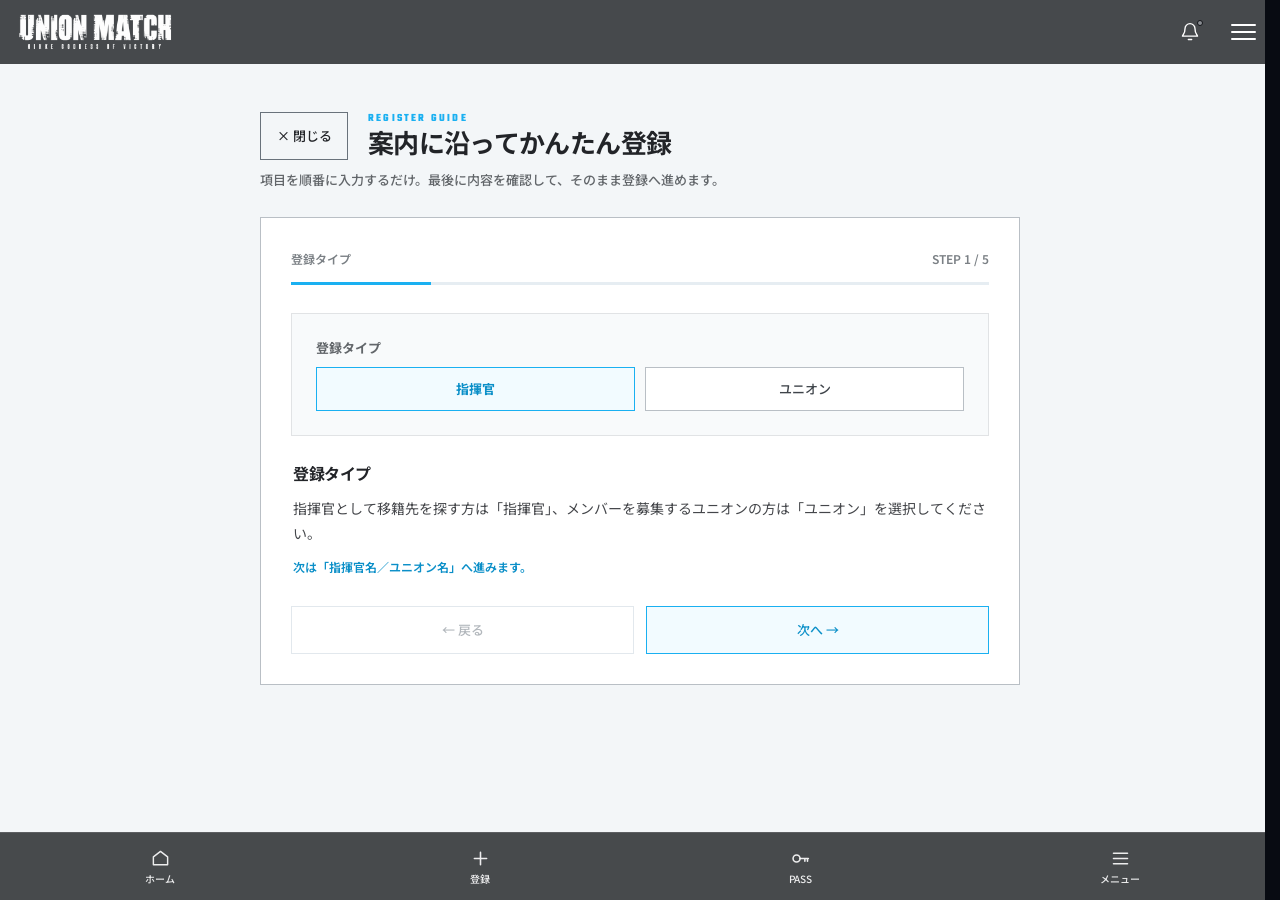
<file: guide/index.html>
<!DOCTYPE html>
<html lang="ja">
 <head>
  <meta charset="utf-8"/>
  <meta content="width=device-width,initial-scale=1" name="viewport"/>
  <meta name="theme-color" content="#080b12"/>
  <title>
   案内に沿ってかんたん登録 | UNION MATCH
  </title>
  <link href="https://fonts.googleapis.com" rel="preconnect"/>
  <link crossorigin="" href="https://fonts.gstatic.com" rel="preconnect"/>
  <link href="https://fonts.googleapis.com/css2?family=Noto+Sans+JP:wght@400;500;600;700;800;900&amp;family=Teko:wght@500;600;700&amp;display=swap" rel="stylesheet"/>
  <link href="./guide.css?v=20261123-guide-final-combined-v2" rel="stylesheet"/>
  <link href="../push-notifications/notification-ui.css?v=20261121-visual-align-v2" rel="stylesheet"/>
  <link href="../shared/navigation.css?v=20261121-nav-transparency-v1" rel="stylesheet"/>
  <link href="../subpage-nav.css?v=20261121-visual-align-v2" rel="stylesheet"/>
  <script defer src="../shared/navigation.js?v=20261120-shared-nav-v1"></script>
  <script defer src="../push-notifications/notification-ui.js?v=20261120-menu-single-handler-v1"></script>
  <script defer="" src="./guide.js?v=20261123-guide-final-combined-v2">
  </script>
</head>
 <body class="um-guide-page">
  <div id="umSharedNavigation" data-um-nav-root="../"></div>
  <main class="wrap">
   <div class="heading">
    <div class="heading-row um-form-heading-row">
     <button aria-label="ガイドを閉じる" class="close-guide um-form-heading-button" id="closeGuide" type="button">
      &times; 閉じる
     </button>
     <div class="heading-titles um-form-heading-copy">
      <span class="eyebrow">REGISTER GUIDE</span>
      <h1>案内に沿ってかんたん登録</h1>
     </div>
    </div>
    <p>
     項目を順番に入力するだけ。最後に内容を確認して、そのまま登録へ進めます。
    </p>
   </div>
   <section class="guide-card" id="guideCard">
    <div class="progress">
     <span id="stepLabel">
     </span>
     <span id="stepCount">
     </span>
    </div>
    <div class="track">
     <div id="trackFill">
     </div>
    </div>
    <div class="demo" id="demo">
    </div>
    <div class="description">
     <h2 id="descriptionTitle">
     </h2>
     <div id="descriptionText">
     </div>
    </div>
    <p class="validation-error" hidden="" id="validationError" role="alert">
    </p>
    <div class="controls">
     <button class="btn outline" id="back" type="button">
      &larr; 戻る
     </button>
     <button class="btn primary" id="next" type="button">
      次へ &rarr;
     </button>
    </div>
   </section>
  </main>
  <dialog class="close-dialog" id="closeDialog">
   <h2>
    ガイドを終了しますか？
   </h2>
   <p>
    入力した内容は破棄されます。
   </p>
   <div class="controls">
    <button class="btn outline" id="cancelClose" type="button">
     続ける
    </button>
    <button class="btn primary" id="confirmClose" type="button">
     終了する
    </button>
   </div>
  </dialog>
 </body>
</html>
</file>
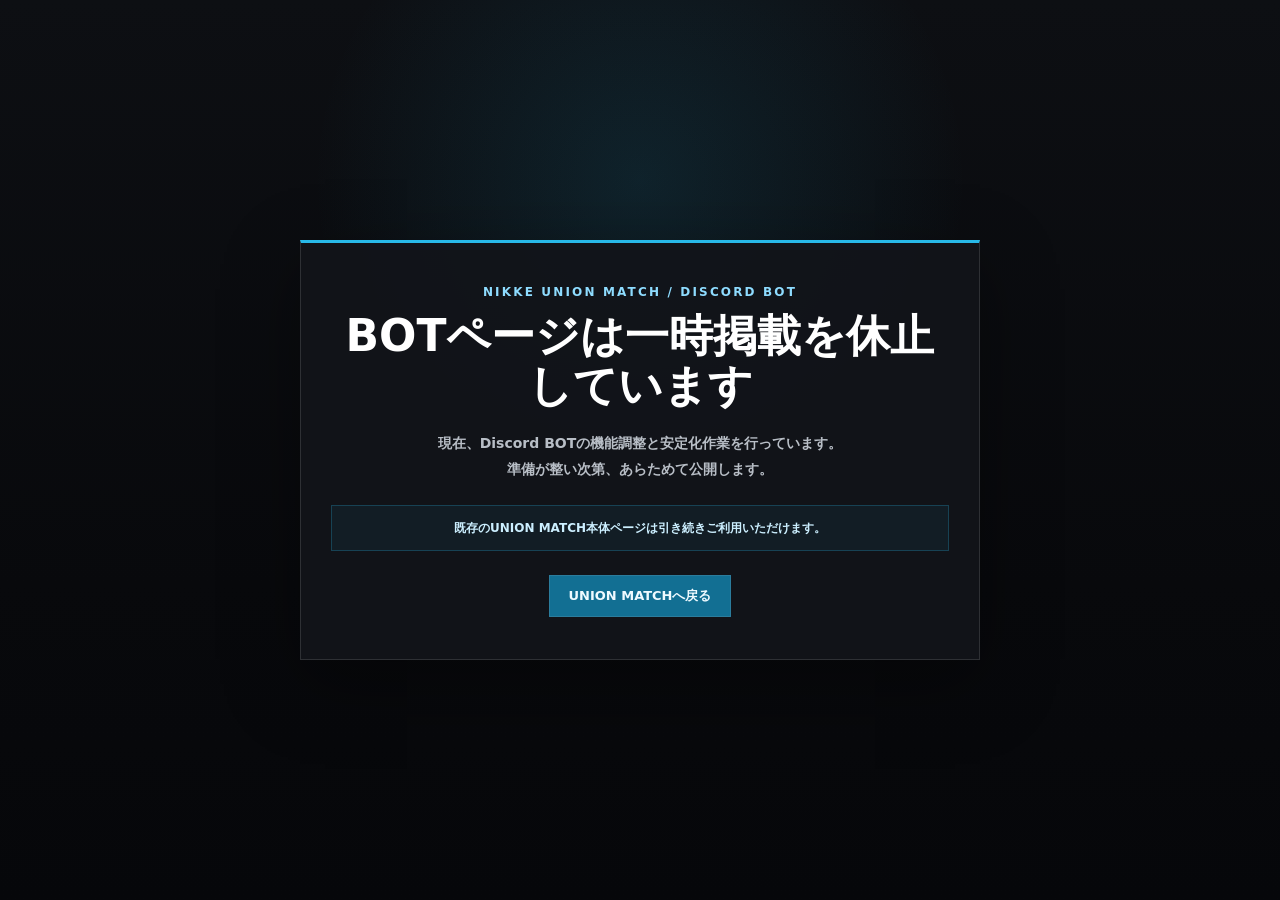
<file: bot.html>
<!doctype html>
<html lang="ja">
<head>
  <meta charset="UTF-8">
  <meta name="viewport" content="width=device-width, initial-scale=1.0">
  <meta name="theme-color" content="#06070a">
  <title>NIKKE UNION MATCH - Discord BOT</title>
  <meta name="description" content="NIKKE UNION MATCH Discord BOTの導入方法・通知機能・キャラクター設定・コマンドを紹介するページです。">

  <link rel="stylesheet" href="./subpage-nav.css?v=20261121-visual-align-v2">
  <link rel="stylesheet" href="./shared/navigation.css?v=20261121-nav-transparency-v1">
  <script>
    // PC uses SPECIAL; phones and tablets never load those assets.
    (() => {
      const isHandheld = window.matchMedia('(max-width: 1024px), (pointer: coarse)').matches
        || (navigator.maxTouchPoints > 1 && /iPad|Android|Macintosh/i.test(navigator.userAgent));
      document.documentElement.classList.toggle('um-bot-handheld', isHandheld);
    })();
  </script>

  <style>
    @import url("https://fonts.googleapis.com/css2?family=Teko:wght@500;600;700&family=Noto+Sans+JP:wght@400;500;600;700;800;900&family=Zen+Maru+Gothic:wght@500;700&display=swap");

    :root{
      --bg:#06070a;
      --panel:rgba(10,13,18,.70);
      --panel-strong:rgba(11,14,20,.84);
      --line:rgba(255,255,255,.12);
      --line-soft:rgba(255,255,255,.075);
      --text:#f6f8fb;
      --muted:#a9b0ba;
      --muted2:#7b838d;
      --cyan:#28C0FC;
      --cyan2:#8EDCFF;
      --purple:#5B8CFF;
      --green:#72e0ad;
      --header-h:64px;
      --bottom-h:68px;
      --content:1180px;
    }

    *{box-sizing:border-box}
    html{
      background:var(--bg);
      scroll-behavior:smooth;
    }
    body{
      margin:0;
      min-height:100vh;
      color:var(--text);
      background:var(--bg);
      font-family:"Noto Sans JP",system-ui,-apple-system,"Segoe UI",sans-serif;
      font-weight:700;
      -webkit-font-smoothing:antialiased;
      text-rendering:optimizeLegibility;
    }
    a{color:inherit}
    button{font:inherit}

    /* ---------- fixed background movie ---------- */
    .bot-motion-bg{
      position:fixed;
      inset:0;
      z-index:0;
      overflow:hidden;
      pointer-events:none;
      background:
        radial-gradient(circle at 70% 20%,rgba(40,192,252,.05),transparent 34%),
        #050609;
    }
    .bot-motion-bg video{
      width:100%;
      height:100%;
      object-fit:cover;
      object-position:center center;
      opacity:1;
      filter:
        grayscale(var(--bot-bg-grayscale,0))
        saturate(var(--bot-bg-saturate,1))
        contrast(var(--bot-bg-contrast,1.03))
        brightness(var(--bot-bg-brightness,.92));
      transform:scale(1.01);
      will-change:filter;
    }
    .bot-motion-bg::after{
      display:none;
      content:none;
    }

    /* ---------- hero scroll guide ---------- */
    .hero-scroll-guide{
      position:absolute;
      left:50%;
      bottom:20px;
      z-index:6;
      display:flex;
      flex-direction:column;
      align-items:center;
      justify-content:center;
      gap:2px;
      padding:8px 16px 6px;
      color:rgba(255,255,255,.82);
      text-decoration:none;
      font-family:"Teko",sans-serif;
      font-weight:700;
      letter-spacing:.18em;
      line-height:1;
      transform:translateX(-50%);
      transition:color .2s ease,opacity .2s ease;
      -webkit-tap-highlight-color:transparent;
    }

    .hero-scroll-guide span{
      font-size:12px;
    }

    .hero-scroll-guide b{
      display:block;
      margin-top:1px;
      color:#fff;
      font-size:27px;
      font-weight:500;
      line-height:.72;
      letter-spacing:0;
      animation:botHeroScrollCue 1.45s ease-in-out infinite;
    }

    .hero-scroll-guide:hover,
    .hero-scroll-guide:focus-visible{
      color:#8EDCFF;
      outline:none;
    }

    .hero-scroll-guide:hover b,
    .hero-scroll-guide:focus-visible b{
      color:#8EDCFF;
    }

    @keyframes botHeroScrollCue{
      0%,100%{transform:translateY(0);opacity:.56}
      50%{transform:translateY(5px);opacity:1}
    }

    @media (max-width:600px){
      .hero-scroll-guide{
        bottom:12px;
        padding:6px 14px 4px;
      }
      .hero-scroll-guide span{font-size:11px}
      .hero-scroll-guide b{font-size:24px}
    }

    /* ---------- page ---------- */
    body{padding-top:var(--header-h)}
    main.lux-page{
      position:relative;
      z-index:2;
      width:100%;
      margin:0;
      padding:0 0 52px;
    }

    .hero{
      min-height:calc(100vh - var(--header-h));
      display:grid;
      place-items:center;
      padding:48px 24px;
      position:relative;
      isolation:isolate;
    }
    .hero-center{
      width:min(1100px,100%);
      text-align:center;
      display:flex;
      flex-direction:column;
      align-items:center;
      justify-content:center;
      gap:34px;
    }
    .hero-title{
      margin:0;
      font-family:"Teko","Zen Kaku Gothic New",sans-serif;
      font-size:clamp(58px,7.2vw,112px);
      font-weight:700;
      line-height:.88;
      letter-spacing:.045em;
      text-transform:uppercase;
      color:#fff;
      background:none;
      -webkit-background-clip:initial;
      background-clip:initial;
      -webkit-text-fill-color:#fff;
      text-shadow:none;
      filter:none;
      animation:none;
      -webkit-text-stroke:0;
    }
    .hero-title::before,
    .hero-title::after,
    .hero-title .hero-title-base::before,
    .hero-title .hero-title-base::after{
      display:none;
      content:none;
    }
    .hero-mobile-title{display:none}

    .invite-btn{
      min-width:190px;
      min-height:54px;
      padding:0 24px;
      display:inline-flex;
      align-items:center;
      justify-content:center;
      position:relative;
      isolation:isolate;
      border:1px solid rgba(255,255,255,.92);
      color:#fff;
      background:rgba(5,10,14,.20);
      text-decoration:none;
      font-family:"Zen Maru Gothic","Noto Sans JP",sans-serif;
      font-size:13px;
      font-weight:700;
      letter-spacing:.055em;
      backdrop-filter:blur(6px);
      -webkit-backdrop-filter:blur(6px);
      box-shadow:0 10px 26px rgba(0,0,0,.12);
      transition:border-color .20s ease,box-shadow .20s ease,background .20s ease;
    }

    .invite-btn::before{
      content:"";
      position:absolute;
      inset:-1px;
      z-index:-1;
      padding:1px;
      pointer-events:none;
      opacity:0;

      background:
        linear-gradient(
          90deg,
          #ff004c 0%,
          #ff8a00 14%,
          #ffe600 28%,
          #38ff7a 42%,
          #22d3ff 56%,
          #4f72ff 70%,
          #b84dff 84%,
          #ff3bd4 100%
        );
      background-size:400% 100%;

      -webkit-mask:
        linear-gradient(#000 0 0) content-box,
        linear-gradient(#000 0 0);
      -webkit-mask-composite:xor;
      mask-composite:exclude;
    }

    .invite-btn::after{
      display:none;
      content:none;
    }

    @media (hover:hover) and (pointer:fine){
      .invite-btn:hover{
        border-color:transparent;
        color:#fff;
        background:rgba(5,10,14,.20);
        box-shadow:
          0 10px 26px rgba(0,0,0,.12),
          0 0 12px rgba(0,200,255,.15),
          0 0 16px rgba(255,0,180,.10);
      }

      .invite-btn:hover::before{
        opacity:1;
        animation:inviteRainbowBorder 1.15s linear infinite;
      }
    }

    .invite-btn:focus-visible{
      border-color:transparent;
      color:#fff;
      outline:2px solid #fff;
      outline-offset:3px;
    }

    .invite-btn:focus-visible::before{
      opacity:1;
    }

    .invite-btn span{
      position:relative;
      z-index:1;
      color:inherit;
    }

    @keyframes inviteRainbowBorder{
      from{background-position:0% 50%}
      to{background-position:400% 50%}
    }

    .bottom-area{
      width:min(var(--content),calc(100% - 48px));
      margin:0 auto;
      padding:28px 0 14px;
      color:#747d86;
      font:700 11px "Teko",sans-serif;
      letter-spacing:.16em;
    }
    @media (max-width:1366px){
      html,body{
        width:100%;
        height:100%;
        min-height:0;
        overflow:hidden;
        overscroll-behavior:none;
      }
      /* Let content scroll BEHIND the fixed translucent header/footer.
         Insets belong to the scroll area, not to the scroll viewport. */
      body{
        height:100dvh;
        padding-top:0;
        padding-bottom:0;
      }
      main.lux-page{
        box-sizing:border-box;
        height:100dvh;
        max-height:100dvh;
        padding-top:var(--header-h);
        padding-bottom:calc(var(--bottom-h) + env(safe-area-inset-bottom));
        overflow-x:hidden;
        overflow-y:auto;
        overscroll-behavior-y:contain;
        -webkit-overflow-scrolling:touch;
      }
      .hero{
        min-height:100%;
      }
      /* フッターの寸法・配色・項目スタイルは subpage-nav.css に一本化 */
    }

    @media (max-width:1024px){
      .hero-pc-title{display:none}
      .hero-mobile-title{display:inline}
      .hero-title{
        font-size:clamp(56px,10vw,92px);
      }
    }
    @media (max-width:600px){
      :root{--header-h:58px}


      .hero{
        padding:32px 18px;
      }
      .hero-center{gap:28px}
      .hero-title{
        font-size:clamp(50px,17vw,76px);
        line-height:.88;
      }
      .invite-btn{
        min-width:220px;
        min-height:50px;
      }
      .bottom-area{
        width:calc(100% - 28px);
        padding-bottom:18px;
      }
    }
    @media (max-width:600px){
      .hero{
        box-sizing:border-box;
        min-height:calc(100dvh - var(--header-h) - var(--bottom-h) - env(safe-area-inset-bottom));
        height:calc(100dvh - var(--header-h) - var(--bottom-h) - env(safe-area-inset-bottom));
        padding:0 18px;
        display:flex;
        align-items:center;
        justify-content:center;
      }
      .hero-center{
        width:100%;
        height:auto;
        display:flex;
        flex-direction:column;
        align-items:center;
        justify-content:center;
        gap:28px;
        transform:none;
      }
      .hero-title{
        margin:0;
        white-space:nowrap;
      }
      .invite-btn{
        margin-top:0;
      }
    }
    @media (prefers-reduced-motion:reduce){
      *,*::before,*::after{
        animation-duration:.001ms!important;
        animation-iteration-count:1!important;
        scroll-behavior:auto!important;
        transition-duration:.001ms!important;
      }
      
    }
    .bottom-invite-wrap{
      width:min(var(--content),calc(100% - 48px));
      margin:240px auto 80px;
      opacity:1 !important;
      transform:none !important;
      visibility:visible !important;
      display:flex;
      justify-content:center;
      align-items:center;
    }

    .bottom-invite-wrap .invite-btn{
      margin:0;
    }
    @media (max-width:1024px), (pointer:coarse){
      .bottom-invite-wrap{margin:180px auto 80px}
    }
    @media (max-width:600px){
      .bottom-invite-wrap{width:calc(100% - 28px)}
    }
    body.special-running{
      background:#000 !important;
    }

    body.special-running .bot-motion-bg video{
      opacity:0 !important;
      transition:none !important;
    }

    /* Keep the real page/content visible while it moves upward. */
    body.special-running .lux-page,
    body.special-running .um-shared-header,
    body.special-running .um-shared-footer{
      visibility:visible !important;
      filter:none !important;
      transition:none !important;
    }

    body.special-running .lux-page{
      opacity:var(--site-fade,1) !important;
    }

    body.special-running .um-shared-header,
    body.special-running .um-shared-footer{
      opacity:var(--site-fade,1) !important;
    }

    /*
      SPECIAL stays BEHIND the page during the upward travel.
      main.lux-page is z-index:2, so z-index:1 keeps text/cards visible.
    */
    .special-overlay{
      position:fixed;
      inset:0;
      width:100vw;
      height:100vh;
      z-index:1;
      overflow:hidden;
      visibility:hidden;
      opacity:0;
      pointer-events:none;
      background:#000;
    }

    .special-overlay.is-rising{
      visibility:visible;
      opacity:var(--special-opacity,0);
    }

    /* At TOP, the same SPECIAL video comes in front. */
    .special-overlay.is-front{
      z-index:1400;
      visibility:visible;
      opacity:1 !important;
    }

    .special-overlay__video{
      position:absolute;
      inset:0;
      width:100%;
      height:100%;
      object-fit:cover;
      object-position:center center;
      opacity:1 !important;
      visibility:visible !important;
      filter:none !important;
      transform:none !important;
      background:#000;
    }

    /* BOT editorial content — one typography/layout definition. */
    .lux-page .bot-chapter{
      width:min(var(--content),calc(100% - 48px));
      margin:0 auto;
      padding:48px 0;
      display:grid;
      grid-template-columns:minmax(0,30%) minmax(0,1fr);
      gap:clamp(20px,3vw,44px);
      align-items:start;
      border-bottom:1px solid rgba(255,255,255,.17);
      scroll-margin-top:var(--header-h);
    }
    .lux-page #unionMatchBot{padding-top:228px}
    .bot-chapter .section-heading{margin:0;min-width:0}
    .bot-chapter .section-en{
      margin:0;color:#28C0FC;
      font:500 32px/1.05 "Teko",sans-serif;
      letter-spacing:.045em;font-stretch:normal;font-kerning:normal;
      text-transform:uppercase;overflow-wrap:normal;
    }
    .bot-chapter .chapter-copy{
      min-width:0;color:#F2F5F7;
      font:500 14px/1.9 "Zen Maru Gothic","Noto Sans JP",sans-serif;
      letter-spacing:.05em;font-stretch:normal;font-kerning:normal;
      overflow-wrap:anywhere;
    }
    .chapter-copy p{margin:0 0 10px;font:inherit;color:inherit}
    .chapter-copy p:last-child{margin-bottom:0}
    .feature-list,.install-list{display:grid;gap:0}
    .feature-row,.install-row{padding:15px 0;border-bottom:1px solid rgba(255,255,255,.12)}
    .feature-row:first-child,.install-row:first-child{padding-top:0}
    .feature-row:last-child,.install-row:last-child{border-bottom:0;padding-bottom:0}
    .chapter-copy .step-label{
      margin:0 0 3px;color:#fff;
      font:500 23px/1.1 "Teko",sans-serif;letter-spacing:.045em;
      font-stretch:normal;font-kerning:normal;
    }
    .chapter-copy h3{font:inherit;color:inherit;margin:0 0 3px}
    .feature-row p,.install-row p{margin:0}
    .install-row{display:grid;grid-template-columns:32px minmax(0,1fr);gap:12px;align-items:start}
    .chapter-copy .install-flow-title{margin:24px 0 12px;color:#dce3e8}
    .chapter-copy .install-list{margin:12px 0 18px}
    .chapter-copy .install-requirement{color:#fff}
    .chapter-copy .install-note{color:#dce3e8}
    .chapter-copy code{font:inherit;color:inherit}
    .command-grid{display:grid;grid-template-columns:repeat(3,minmax(0,1fr));gap:14px;align-items:stretch}
    .command-card{
      min-width:0;min-height:126px;padding:18px 14px;position:relative;
      display:flex;flex-direction:column;justify-content:flex-start;
      border:1px solid rgba(255,255,255,.14);
      background:linear-gradient(145deg,rgba(28,36,46,.56),rgba(12,17,24,.42));
      box-shadow:inset 0 1px 0 rgba(255,255,255,.045),0 14px 36px rgba(0,0,0,.12);
      backdrop-filter:blur(10px) saturate(108%);-webkit-backdrop-filter:blur(10px) saturate(108%);
    }
    .command-card[data-command]{cursor:pointer;user-select:none}
    .command-card .cmd{color:#8EDCFF;font:500 26px/1.1 "Teko",sans-serif;letter-spacing:.045em;font-stretch:normal;font-kerning:normal;overflow-wrap:anywhere;margin:0 0 8px}
    .chapter-copy .commands-copy-note{margin:0 0 14px;color:#dce3e8}
    .command-card[data-command]:focus-visible{outline:2px solid #8EDCFF;outline-offset:2px}
    @media (hover:hover) and (pointer:fine){
      .command-card[data-command]:hover{background:linear-gradient(145deg,rgba(36,47,59,.63),rgba(15,21,29,.48));box-shadow:inset 0 1px 0 rgba(255,255,255,.055),0 18px 42px rgba(0,0,0,.16),0 0 18px rgba(40,192,252,.055)}
    }
    .command-card[data-command].is-copied::after{
      content:"COPIED";position:absolute;top:4px;right:8px;color:#8EDCFF;
      font:500 14px/1 "Teko",sans-serif;letter-spacing:.045em;
      animation:commandCopiedNotice .85s ease forwards;pointer-events:none;
    }
    @keyframes commandCopiedNotice{0%{opacity:0}18%,72%{opacity:1}100%{opacity:0}}
    /* Scroll-position reveal: no timed animation or change to the scroll container. */
    .bot-chapter.is-scroll-reveal:not(:focus-within) .section-heading{
      opacity:var(--chapter-heading-opacity,0);
      transform:translateY(var(--chapter-heading-y,16px));
    }
    .bot-chapter.is-scroll-reveal:not(:focus-within) .chapter-copy{
      opacity:var(--chapter-copy-opacity,0);
      transform:translateY(var(--chapter-copy-y,16px));
    }
    @media (max-width:1024px), (pointer:coarse){
      .lux-page .bot-chapter{width:calc(100% - 34px);grid-template-columns:minmax(0,1fr);gap:22px;padding:54px 0}
      .lux-page #unionMatchBot{padding-top:208px}
      .bot-chapter .section-en{font-size:30px}
      .command-grid{grid-template-columns:repeat(2,minmax(0,1fr));grid-auto-rows:1fr}
      .feature-row,.install-row{padding:22px 0}
    }
    @media (max-width:600px){
      .lux-page .bot-chapter{width:calc(100% - 28px);gap:26px;padding:46px 0}
      .lux-page #unionMatchBot{padding-top:188px}
      .bot-chapter .section-en{font-size:28px}
      .bot-chapter .chapter-copy{font-size:13px}
      .command-grid{grid-template-columns:minmax(0,1fr);grid-auto-rows:1fr;gap:14px}
      .command-card{min-height:0;padding:14px}
      .command-card .cmd{font-size:25px}
    }
    @media (prefers-reduced-motion:reduce){
      .bot-chapter.is-scroll-reveal .section-heading,.bot-chapter.is-scroll-reveal .chapter-copy{opacity:1!important;transform:none!important}
    }
    .special-install-note{margin:0 auto 12px;text-align:center;color:#dce3e8;font:500 12px/1.6 "Zen Maru Gothic","Noto Sans JP",sans-serif;width:min(var(--content),calc(100% - 48px))}
    html.um-bot-handheld .special-install-note{display:none}
</style>

<link rel="stylesheet" href="./push-notifications/notification-ui.css?v=20261121-visual-align-v2">
</head>

<body class="um-bot-page">

  <!-- BOT_BUILD_CLEAN_20260919_0128 -->

  <!-- SUPABASE_BOT_PAGE_FLAG_V1 -->
  <script>
    (() => {
      const SUPABASE_URL = "https://igoekrvpgnjberppiawf.supabase.co";
      const SUPABASE_ANON_KEY = "sb_publishable_xSjnNTnh667o9IesU5g5Kw_xcdg9bbh";
      const BOT_PAGE_FLAG = "bot_page_enabled";

      // Show the page immediately; validate the publish flag asynchronously.

      function showMaintenancePage() {
        document.body.innerHTML = `
          <main style="
            min-height:100vh;
            display:grid;
            place-items:center;
            padding:24px;
            background:
              radial-gradient(circle at 50% 20%, rgba(40,185,232,.12), transparent 34%),
              linear-gradient(180deg,#0d0f13 0%,#08090c 65%,#06070a 100%);
            color:#f2f4f7;
            font-family:system-ui,-apple-system,'Segoe UI',sans-serif;
            text-align:center;
          ">
            <section style="
              width:min(680px,100%);
              padding:42px 30px;
              border:1px solid rgba(255,255,255,.12);
              border-top:3px solid #28b9e8;
              background:rgba(18,20,25,.92);
              box-shadow:0 24px 70px rgba(0,0,0,.35);
            ">
              <div style="
                margin-bottom:12px;
                color:#8edcff;
                font-size:12px;
                font-weight:900;
                letter-spacing:.18em;
              ">NIKKE UNION MATCH / DISCORD BOT</div>
              <h1 style="
                margin:0;
                color:#fff;
                font-size:clamp(28px,7vw,44px);
                line-height:1.15;
              ">BOTページは一時掲載を休止しています</h1>
              <p style="
                margin:18px auto 0;
                max-width:520px;
                color:#b8bec6;
                font-size:14px;
                line-height:1.9;
              ">
                現在、Discord BOTの機能調整と安定化作業を行っています。<br>
                準備が整い次第、あらためて公開します。
              </p>
              <div style="
                margin-top:22px;
                padding:12px 14px;
                border:1px solid rgba(40,185,232,.24);
                background:rgba(40,185,232,.06);
                color:#ccefff;
                font-size:12px;
                line-height:1.7;
              ">既存のUNION MATCH本体ページは引き続きご利用いただけます。</div>
              <a href="./index.html#videoHero" style="
                display:inline-flex;
                margin-top:24px;
                min-height:42px;
                padding:0 18px;
                align-items:center;
                justify-content:center;
                border:1px solid #2b7c9c;
                color:#eefaff;
                background:#126f93;
                text-decoration:none;
                font-weight:900;
                font-size:13px;
              ">UNION MATCHへ戻る</a>
            </section>
          </main>
        `;
      }

      async function applyBotPageFlag() {
        try {
          const response = await fetch(
            `${SUPABASE_URL}/rest/v1/rpc/get_site_feature_flag`,
            {
              method:"POST",
              headers:{
                "Content-Type":"application/json",
                "apikey":SUPABASE_ANON_KEY,
                "Authorization":`Bearer ${SUPABASE_ANON_KEY}`
              },
              body:JSON.stringify({p_key:BOT_PAGE_FLAG}),
              cache:"no-store"
            }
          );

          if (!response.ok) throw new Error(`FLAG_HTTP_${response.status}`);
          const enabled = await response.json();
          if (enabled !== true) showMaintenancePage();
        } catch (error) {
          console.error("BOTページ公開フラグ確認エラー",error);
          showMaintenancePage();
        }
      }

      applyBotPageFlag();
    })();
  </script>

  <div class="bot-motion-bg" aria-hidden="true">
    <video id="botBackgroundVideo" autoplay muted loop playsinline preload="auto"></video>
  </div>

  <div id="umSharedNavigation" data-um-nav-root="./"></div>
  <script src="./shared/navigation.js?v=20261120-shared-nav-v1"></script>

  <main class="container bot-redesign lux-page">

    <section class="hero" id="botTop" aria-label="UNION MATCH Discord BOT">
      <div class="hero-center">
        <h1 class="hero-title" aria-label="DISCORD BOT">
          <span class="hero-title-base">DISCORD BOT</span>
        </h1>

        <a
          class="invite-btn"
          id="botInviteBtn"
          href="https://discord.com/oauth2/authorize?client_id=1548613088557793370&scope=bot%20applications.commands"
          target="_blank"
          rel="noopener noreferrer"
        ><span>BOTを導入する</span></a>
      </div>

      <a
        class="hero-scroll-guide"
        href="#unionMatchBot"
        aria-label="BOTの説明を見る"
      >
        <span>SCROLL</span>
        <b aria-hidden="true">⌄</b>
      </a>
    </section>

    <section class="bot-chapter" id="unionMatchBot" aria-labelledby="unionMatchBotTitle">
      <header class="section-heading"><h2 class="section-en" id="unionMatchBotTitle">UNION MATCH + BOT</h2></header>
      <div class="chapter-copy">
        <p>UNION MATCHは、BOTを導入しなくてもご利用いただけます。</p>
        <p>BOTを導入することで、募集情報や公式イベントの通知、ユニオン管理がより便利になります。</p>
        <p>初回連携後は、DiscordからPASSの入力不要でサイトをご利用いただけます。</p>
        <p>導入・利用無料。外部サービスの契約も不要です。</p>
      </div>
    </section>

    <section class="bot-chapter" id="quietNotices" aria-labelledby="quietNoticesTitle">
      <header class="section-heading"><h2 class="section-en" id="quietNoticesTitle">QUIET NOTICES</h2></header>
      <div class="chapter-copy">
        <p>通知内容や通知先は自由に設定できます。</p>
        <p>必要な通知だけを受け取れるため、普段のコミュニケーションを妨げにくい設計です。</p>
      </div>
    </section>

    <section class="bot-chapter" id="features" aria-labelledby="featuresTitle">
      <header class="section-heading"><h2 class="section-en" id="featuresTitle">BOT FEATURES</h2></header>
      <div class="chapter-copy">
        <div class="feature-list">
          <div class="feature-row">
            <h3>公式情報</h3>
            <p>レイド・協同作戦・イベント・新キャラクター情報を通知。</p>
          </div>
          <div class="feature-row">
            <h3>X指揮官募集</h3>
            <p>Xでユニオンを探している指揮官の投稿を自動収集・通知。</p>
          </div>
          <div class="feature-row">
            <h3>新着指揮官</h3>
            <p>UNION MATCHに登録された新着指揮官を通知。</p>
          </div>
          <div class="feature-row">
            <h3>ログインリマインダー</h3>
            <p>NIKKE公式Discordのログインリマインダーを毎朝7時にお届け。</p>
          </div>
          <div class="feature-row">
            <h3>掲載期限</h3>
            <p>掲載期限を事前にお知らせ。通知からそのまま延長。</p>
          </div>
          <div class="feature-row">
            <h3>ユニオン管理</h3>
            <p>PASS不要で、Discordから募集状態の切り替えや掲載管理ができます。</p>
          </div>
        </div>
      </div>
    </section>

    <section class="bot-chapter" id="characters" aria-labelledby="charactersTitle">
      <header class="section-heading"><h2 class="section-en" id="charactersTitle">CHARACTERS</h2></header>
      <div class="chapter-copy">
        <p>ツンデレ・執事系・妹系・自由設定の4種類から選択できます。</p>
        <p>初期設定ではキャラクター名が設定されています。お好みの名前や写真に変更してご利用ください。</p>
      </div>
    </section>

    <section class="bot-chapter" id="commands" aria-labelledby="commandsTitle">
      <header class="section-heading"><h2 class="section-en" id="commandsTitle">COMMANDS</h2></header>
      <div class="chapter-copy">
        <p class="commands-copy-note">コマンドをクリックするとコピーできます。</p>
        <div class="command-grid">
          <article class="command-card" data-command="/setup" role="button" tabindex="0" aria-label="/setup をコピー">
            <div class="cmd">/setup</div>
            <p>初期設定・通知設定</p>
          </article>
          <article class="command-card" data-command="/botprofiles" role="button" tabindex="0" aria-label="/botprofiles をコピー">
            <div class="cmd">/botprofiles</div>
            <p>キャラクター設定</p>
          </article>
          <article class="command-card" data-command="/unionmatch" role="button" tabindex="0" aria-label="/unionmatch をコピー">
            <div class="cmd">/unionmatch</div>
            <p>ユニオン管理</p>
          </article>
          <article class="command-card" data-command="/guide" role="button" tabindex="0" aria-label="/guide をコピー">
            <div class="cmd">/guide</div>
            <p>使い方ガイド</p>
          </article>
          <article class="command-card" data-command="/channelcheck" role="button" tabindex="0" aria-label="/channelcheck をコピー">
            <div class="cmd">/channelcheck</div>
            <p>通知チャンネルの権限確認</p>
          </article>
          <article class="command-card">
            <div class="cmd">/</div>
            <p>Discordのメッセージ入力欄に「/」を入力すると、利用できるコマンドが表示されます。</p>
          </article>
        </div>
      </div>
    </section>

    <section class="bot-chapter" id="easyStart" aria-labelledby="easyStartTitle">
      <header class="section-heading"><h2 class="section-en" id="easyStartTitle">EASY TO START</h2></header>
      <div class="chapter-copy">
        <p class="install-requirement">BOTのご利用には、UNION MATCHへのユニオン登録が必要です。</p>
        <p>メンバーを募集していないユニオンも「登録のみ」でご利用いただけます。</p>
        <p class="install-flow-title">初回導入の流れ</p>
        <div class="install-list">
          <div class="install-row"><div class="step-label">01</div><p>ユニオン登録・PASSを取得</p></div>
          <div class="install-row"><div class="step-label">02</div><p>BOTをDiscordサーバーに追加</p></div>
          <div class="install-row"><div class="step-label">03</div><p><code>/setup</code> を実行し、初期設定・PASS連携</p></div>
        </div>
        <p class="install-note">導入・初期設定にはDiscordサーバーの管理権限が必要です。</p>
        <p class="install-note">ユニオン登録は14日間有効。Discordから延長できます。</p>
      </div>
    </section>

    <div class="bottom-invite-wrap">
      <a
        class="invite-btn"
        id="bottomBotInvite"
        href="https://discord.com/oauth2/authorize?client_id=1548613088557793370&scope=bot%20applications.commands"
        target="_blank"
        rel="noopener noreferrer"
        aria-label="Discord BOTを導入する"
      ><span>BOTを導入する</span></a>
    </div>

    <p class="special-install-note">※ PC版の導入演出では音が再生されます。音量にご注意ください。</p>

    <footer class="bottom-area">
      NIKKE UNION MATCH · DISCORD BOT
    </footer>

  </main>
  <script>
    const BOT_INVITE_URL =
      "https://discord.com/oauth2/authorize?client_id=1548613088557793370&scope=bot%20applications.commands";

    const inviteBtn = document.getElementById("botInviteBtn");

    if (BOT_INVITE_URL && inviteBtn) {
      inviteBtn.href = BOT_INVITE_URL;
      inviteBtn.target = "_blank";
      inviteBtn.rel = "noopener noreferrer";
    }
  </script>
  <script>
    (() => {
      const page = document.querySelector('main.lux-page');
      const motionPreference = matchMedia('(prefers-reduced-motion: reduce)');
      if (!page || motionPreference.matches) return;
      const pending = new Map(Array.from(page.querySelectorAll('.bot-chapter'), chapter => [chapter, {
        heading:chapter.querySelector('.section-heading'), h:0, c:0
      }]));
      if (!pending.size) return;
      const clamp = n => Math.max(0, Math.min(1, n));
      function finish(chapter) {
        chapter.classList.remove('is-scroll-reveal');
        for (const key of ['heading-opacity','heading-y','copy-opacity','copy-y']) {
          chapter.style.removeProperty('--chapter-' + key);
        }
        pending.delete(chapter);
      }
      function update() {
        if (!pending.size) return;
        if (motionPreference.matches || document.body.classList.contains('special-running')) {
          for (const chapter of pending.keys()) finish(chapter);
          return;
        }
        let top = 0;
        let bottom = window.innerHeight || document.documentElement.clientHeight;
        const header = document.querySelector('.um-shared-header');
        const footer = document.querySelector('.um-shared-footer');
        if (header) {
          const r = header.getBoundingClientRect();
          if (r.height > 0 && r.top <= 2 && r.bottom < bottom) top = Math.max(top,r.bottom);
        }
        if (footer) {
          const r = footer.getBoundingClientRect();
          if (r.height > 0 && r.top >= top && r.bottom >= bottom - 2) bottom = Math.min(bottom,r.top);
        }
        const span = Math.max(1,bottom-top);
        const distance = Math.max(1,Math.min(320,span*.46));
        const delay = Math.min(44,span*.075);
        const movement = matchMedia('(max-width:1024px), (pointer:coarse)').matches ? 8 : 16;
        const changes = [];
        for (const [chapter,state] of pending) {
          // Use the untransformed heading position; the reveal cannot feed back into its own progress.
          const y = chapter.getBoundingClientRect().top + parseFloat(getComputedStyle(chapter).paddingTop);
          const travel = bottom-y;
          const h = Math.max(state.h,clamp(travel/distance));
          const c = Math.max(state.c,clamp((travel-delay)/distance));
          changes.push([chapter,state,h,c]);
        }
        for (const [chapter,state,h,c] of changes) {
          if (c >= 1 || chapter.contains(document.activeElement)) { finish(chapter); continue; }
          if (h === state.h && c === state.c && state.drawn) continue;
          state.h=h; state.c=c; state.drawn=true;
          chapter.style.setProperty('--chapter-heading-opacity', h.toFixed(3));
          chapter.style.setProperty('--chapter-copy-opacity', c.toFixed(3));
          chapter.style.setProperty('--chapter-heading-y', ((1-h)*movement).toFixed(2)+'px');
          chapter.style.setProperty('--chapter-copy-y', ((1-c)*movement).toFixed(2)+'px');
        }
      }
      let frame=0;
      function requestUpdate() {
        if (!pending.size || frame) return;
        frame=requestAnimationFrame(() => { frame=0; update(); });
      }
      for (const chapter of pending.keys()) {
        chapter.classList.add('is-scroll-reveal');
        chapter.addEventListener('focusin', () => finish(chapter), {once:true});
      }
      page.addEventListener('scroll',requestUpdate,{passive:true});
      window.addEventListener('scroll',requestUpdate,{passive:true});
      window.addEventListener('resize',requestUpdate,{passive:true});
      window.addEventListener('pageshow',requestUpdate);
      window.addEventListener('load',requestUpdate,{once:true});
      if (motionPreference.addEventListener) motionPreference.addEventListener('change',requestUpdate);
      if (document.fonts) document.fonts.ready.then(requestUpdate);
      update();
    })();
  </script>
  <script>
    // 背景動画：ページ読込ごとに5本から1本をランダム選択。
    // TOPはカラー、スクロール中は徐々に白黒＋暗め、最下部でカラーへ戻す。
    (() => {
      const video = document.getElementById("botBackgroundVideo");
      const page = document.querySelector("main.lux-page");
      const hero = document.querySelector(".hero");
      const bottomInvite = document.getElementById("bottomBotInvite");
      if (!video || !page || !hero || !bottomInvite) return;

      const videos = [
        "./assets/bot/hero.mp4",
        "./assets/bot/hero1.mp4",
        "./assets/bot/hero2.mp4",
        "./assets/bot/hero3.mp4",
        "./assets/bot/hero4.mp4"
      ];

      // Only one original high-quality background movie is requested per visit.
      // Keep the original MP4 cache URLs; no low-resolution mobile copies.
      const selectedVideo = videos[Math.floor(Math.random() * videos.length)];
      video.src = selectedVideo;
      video.muted = true;
      video.loop = true;
      video.playsInline = true;

      const clamp01 = (value) => Math.max(0, Math.min(1, value));
      const mix = (from, to, amount) => from + (to - from) * amount;

      function getScrollState() {
        const pageIsScroller = page.scrollHeight > page.clientHeight + 2
          && getComputedStyle(page).overflowY !== "visible";

        if (pageIsScroller) {
          return {
            top:page.scrollTop,
            viewport:page.clientHeight,
            max:Math.max(0, page.scrollHeight - page.clientHeight)
          };
        }

        const doc = document.documentElement;
        const body = document.body;
        const top = window.scrollY || doc.scrollTop || body.scrollTop || 0;
        const fullHeight = Math.max(
          doc.scrollHeight, body.scrollHeight,
          doc.offsetHeight, body.offsetHeight,
          doc.clientHeight
        );

        return {
          top,
          viewport:window.innerHeight || doc.clientHeight,
          max:Math.max(0, fullHeight - (window.innerHeight || doc.clientHeight))
        };
      }

      function updateBackgroundTone() {
        const state = getScrollState();
        const heroHeight = Math.max(1, hero.getBoundingClientRect().height || state.viewport);

        // TOPを離れる約0.85画面で、カラーから白黒＋暗めへ移行。
        const intoPage = clamp01(state.top / (heroHeight * .85));

        // 説明中は暗さを維持し、最下部の導入ボタンが見える直前からカラーへ復帰。
        // 固定フッターがある場合は、その上端を実際の表示範囲の下端とする。
        let visibleBottom = state.viewport;
        const footer = document.querySelector(".um-shared-footer");
        if (footer) {
          const rect = footer.getBoundingClientRect();
          if (rect.height > 0 && rect.top >= 0 && rect.bottom >= visibleBottom - 2) {
            visibleBottom = Math.min(visibleBottom, rect.top);
          }
        }
        const buttonRect = bottomInvite.getBoundingClientRect();
        const lastChapter = document.getElementById("easyStart");
        const gap = lastChapter ? Math.max(0, buttonRect.top - lastChapter.getBoundingClientRect().bottom) : 0;
        const restoreStart = visibleBottom + Math.min(120, gap * .5);
        const restoreEnd = visibleBottom - buttonRect.height;
        const beforeBottom = clamp01((buttonRect.top - restoreEnd) / Math.max(1, restoreStart - restoreEnd));
        const smoothBeforeBottom = beforeBottom * beforeBottom * (3 - 2 * beforeBottom);

        const effect = Math.min(intoPage, smoothBeforeBottom);
        const grayscale = effect;
        const saturate = mix(1, .20, effect);
        const brightness = mix(.92, .38, effect);
        const contrast = mix(1.03, 1.10, effect);

        video.style.setProperty("--bot-bg-grayscale", grayscale.toFixed(3));
        video.style.setProperty("--bot-bg-saturate", saturate.toFixed(3));
        video.style.setProperty("--bot-bg-brightness", brightness.toFixed(3));
        video.style.setProperty("--bot-bg-contrast", contrast.toFixed(3));
      }

      let toneFrame = 0;
      const requestToneUpdate = () => {
        cancelAnimationFrame(toneFrame);
        toneFrame = requestAnimationFrame(updateBackgroundTone);
      };

      page.addEventListener("scroll", requestToneUpdate, { passive:true });
      window.addEventListener("scroll", requestToneUpdate, { passive:true });
      window.addEventListener("resize", requestToneUpdate, { passive:true });
      window.addEventListener("orientationchange", () => window.setTimeout(requestToneUpdate, 180), { passive:true });

      const keepPlaying = () => {
        if (document.hidden) return;
        const playPromise = video.play();
        if (playPromise && typeof playPromise.catch === "function") {
          playPromise.catch(() => {});
        }
      };

      video.addEventListener("ended", () => {
        video.currentTime = 0;
        keepPlaying();
      });

      video.addEventListener("pause", () => {
        if (!document.hidden && !video.ended) {
          window.setTimeout(keepPlaying, 120);
        }
      });

      video.addEventListener("canplay", keepPlaying, { once:true });
      document.addEventListener("visibilitychange", () => {
        if (!document.hidden) keepPlaying();
      });
      window.addEventListener("pageshow", () => {
        keepPlaying();
        requestToneUpdate();
      });

      video.load();
      requestToneUpdate();
      keepPlaying();
    })();
  </script>
  <div id="specialOverlay" class="special-overlay" aria-hidden="true">
    <video
      id="specialOverlayVideo"
      class="special-overlay__video"
      muted
      playsinline
      preload="none"
      data-special-src="assets/bot/special-goddessfall.mp4"
    ></video>

    <audio id="specialButtonAudio" preload="none" src="assets/bot/special-button.mp3"></audio>
    <!-- Metadata only: retain the previous full-screen hold duration without playing the impact sound. -->
    <audio id="specialTimingAudio" preload="none" data-special-src="assets/bot/special-impact.mp3"></audio>
  </div>


  <script>
    (() => {
      const card = document.getElementById("bottomBotInvite");
      const overlay = document.getElementById("specialOverlay");
      const specialVideo = document.getElementById("specialOverlayVideo");
      const buttonAudio = document.getElementById("specialButtonAudio");
      const timingAudio = document.getElementById("specialTimingAudio");
      const normalVideo = document.getElementById("botBackgroundVideo");
      const page = document.querySelector("main.lux-page");
      const firstChapter = document.getElementById("unionMatchBot");
      const inviteUrl =
        "https://discord.com/oauth2/authorize?client_id=1548613088557793370&scope=bot%20applications.commands";

      if (!card || !overlay || !specialVideo || !page) return;

      let running = false;
      let specialStarted = false;
      let rafId = 0;
      let inviteDone = false;
      let finishTimer = 0;
      let safetyTimer = 0;
      let originalScrollBehavior = "";
      let originalPageScrollBehavior = "";

      const playSpecialAudio = (audio) => {
        if (!audio) return;
        try {
          audio.muted = false;
          audio.currentTime = 0;
          const p = audio.play();
          if (p && typeof p.catch === "function") p.catch(() => {});
        } catch (_) {}
      };

      const isDesktop = () =>
        !document.documentElement.classList.contains("um-bot-handheld") &&
        !window.matchMedia("(max-width: 1024px), (pointer: coarse)").matches;

      const prepareDesktopSpecial = () => {
        if (!isDesktop()) return;
        if (timingAudio && !timingAudio.hasAttribute("src")) {
          timingAudio.preload = "metadata";
          timingAudio.src = timingAudio.dataset.specialSrc;
          timingAudio.load();
        }
        if (!specialVideo.hasAttribute('src')) {
          specialVideo.src = specialVideo.dataset.specialSrc;
          specialVideo.preload = "metadata";
          specialVideo.load();
        }
      };
      if (isDesktop()) {
        window.addEventListener("load", () => {
          window.setTimeout(prepareDesktopSpecial, 1200);
        }, {once:true});
      }

      const pageIsScroller = () =>
        page.scrollHeight > page.clientHeight + 2 &&
        getComputedStyle(page).overflowY !== "visible";

      const getScrollTop = () => {
        if (pageIsScroller()) return page.scrollTop;

        return (
          window.scrollY ||
          document.documentElement.scrollTop ||
          document.body.scrollTop ||
          0
        );
      };

      const setScrollTop = (value) => {
        const next = Math.max(0,value);

        if (pageIsScroller()) {
          page.scrollTop = next;
        } else {
          window.scrollTo(0,next);
        }
      };

      const getElementTop = (element) => {
        if (!element) return 0;

        if (pageIsScroller()) {
          const pageRect = page.getBoundingClientRect();
          const elementRect = element.getBoundingClientRect();

          return (
            page.scrollTop +
            elementRect.top -
            pageRect.top
          );
        }

        return (
          (window.scrollY || document.documentElement.scrollTop || 0) +
          element.getBoundingClientRect().top
        );
      };

      const startSpecialVideo = () => {
        if (specialStarted) return;
        prepareDesktopSpecial();
        specialVideo.preload = "auto";
        specialStarted = true;

        try {
          specialVideo.currentTime = 0;
          const p = specialVideo.play();

          if (p && typeof p.catch === "function") {
            p.catch(() => {});
          }
        } catch (_) {}
      };

      const resetSpecial = () => {
        running = false;
        inviteDone = false;
        specialStarted = false;
        cancelAnimationFrame(rafId);
        clearTimeout(finishTimer);
        clearTimeout(safetyTimer);
        overlay.classList.remove("is-rising","is-front");
        overlay.setAttribute("aria-hidden","true");
        overlay.style.removeProperty("--special-opacity");
        document.body.classList.remove("special-running");
        document.body.style.removeProperty("--site-fade");
        document.documentElement.style.scrollBehavior = originalScrollBehavior;
        page.style.scrollBehavior = originalPageScrollBehavior;
        try { specialVideo.pause(); } catch (_) {}
        if (normalVideo) { try { normalVideo.play()?.catch(() => {}); } catch (_) {} }
      };

      const goInvite = () => {
        if (inviteDone) return;
        inviteDone = true;
        cancelAnimationFrame(rafId);
        clearTimeout(finishTimer);
        clearTimeout(safetyTimer);
        // Keep SPECIAL in front until the browser replaces this document.
        // A same-tab navigation cannot be blocked as a delayed popup.
        overlay.classList.remove("is-rising");
        overlay.classList.add("is-front");
        document.body.style.setProperty("--site-fade","0");
        window.location.assign(inviteUrl);
      };

      // Restore the normal page only when the visitor actually comes back.
      window.addEventListener("pageshow", () => {
        if (inviteDone) resetSpecial();
      });

      const startSequence = () => {
        if (running) return;

        if (!isDesktop()) return;

        prepareDesktopSpecial();
        running = true;
        inviteDone = false;
        specialStarted = false;
        originalScrollBehavior = document.documentElement.style.scrollBehavior;
        originalPageScrollBehavior = page.style.scrollBehavior;
        

        /*
          CRITICAL:
          Disable the site's smooth-scroll rule.
          Otherwise requestAnimationFrame scroll updates get delayed/blurred.
        */
        document.documentElement.style.scrollBehavior = "auto";
        page.style.scrollBehavior = "auto";

        const originalTop = getScrollTop();

        /*
          Immediate response on the same click:
          move the real page BEFORE starting any video.
        */
        const instantKick = Math.min(
          72,
          Math.max(46,originalTop * .01)
        );

        setScrollTop(originalTop - instantKick);

        const startTop = getScrollTop();
        const stayTop = Math.max(0,getElementTop(firstChapter));

        /*
          Old background disappears now.
          Text/cards remain because SPECIAL is still behind the page.
        */
        document.body.classList.add("special-running");
        document.body.style.setProperty("--site-fade","1");

        overlay.style.setProperty("--special-opacity","0");
        overlay.classList.remove("is-front");
        overlay.classList.add("is-rising");
        overlay.setAttribute("aria-hidden","false");

        /*
          Faster SPECIAL climb.
          Still progressively accelerates toward the TOP.
          The immediate click kick remains unchanged.
        */
        const duration = Math.min(
          2550,
          Math.max(1900,1550 + startTop * .095)
        );

        const startedAt = performance.now();

        const frame = (now) => {
          const elapsed = now - startedAt;
          const t = Math.min(1,elapsed / duration);

          /*
            Acceleration curve:
            starts gently, then gets progressively faster.
            Only the scroll motion is changed.
          */
          const acceleratedT = Math.pow(t,1.34);

          const currentTop = startTop * (1 - acceleratedT);
          setScrollTop(currentTop);

          /*
            BLACK until UNION MATCH + BOT.
            Then fade SPECIAL from 0 -> 1 as we travel first chapter -> TOP.
          */
          let opacity = 0;

          if (currentTop <= stayTop) {
            if (!specialStarted) {
              startSpecialVideo();
            }

            const distanceFromStay = stayTop - currentTop;
            opacity = Math.max(
              0,
              Math.min(1,distanceFromStay / Math.max(1,stayTop))
            );
          }

          overlay.style.setProperty(
            "--special-opacity",
            opacity.toFixed(3)
          );

          /*
            Fade the site UI during the last ~35% of the climb.
            This removes the abrupt "text disappears at TOP" cut.
          */
          const fadeOutStart = startTop * 0.35;
          let siteFade = 1;

          if (currentTop <= fadeOutStart) {
            siteFade = currentTop / Math.max(1,fadeOutStart);
            siteFade = Math.max(0,Math.min(1,siteFade));
          }

          document.body.style.setProperty(
            "--site-fade",
            siteFade.toFixed(3)
          );

          if (t < 1) {
            rafId = requestAnimationFrame(frame);
            return;
          }

          // TOP: present SPECIAL at full opacity, with no normal TOP interstitial.
          rafId = 0;
          setScrollTop(0);
          startSpecialVideo();
          document.body.style.setProperty("--site-fade","0");
          overlay.style.setProperty("--special-opacity","1");
          overlay.classList.remove("is-rising");
          overlay.classList.add("is-front");

          // The original full-screen video stayed visible for 1000ms,
          // the impact sound duration, and a further 80ms beat.
          // Use the same duration, without playing the sound or showing a logo.
          const impactSeconds = timingAudio?.duration;
          const holdMs = 1000 + (Number.isFinite(impactSeconds) && impactSeconds > 0
            ? impactSeconds * 1000 + 80 : 0);
          finishTimer = window.setTimeout(goInvite,holdMs);
        };

        /*
          Start movement first.
          Normal background pause happens AFTER animation has started.
        */
        rafId = requestAnimationFrame(frame);

        requestAnimationFrame(() => {
          if (normalVideo) {
            try { normalVideo.pause(); } catch (_) {}
          }
        });

        /*
          Absolute safety redirect:
          even if an animation frame or media event fails,
          the SPECIAL click can never get stuck permanently.
        */
        safetyTimer = window.setTimeout(() => {
          if (running && !inviteDone) goInvite();
        },15000);
      };

      card.addEventListener("click",(event) => {
        if (!isDesktop() || event.ctrlKey || event.metaKey || event.shiftKey || event.altKey) return;
        event.preventDefault();
        if (running) return;

        /* Only the click sound is played. */
        playSpecialAudio(buttonAudio);
        event.stopPropagation();
        startSequence();
      });
    })();
  </script>
  <script>
    (() => {
      const cards = document.querySelectorAll('.command-card[data-command]');
      const copyCommand = async (card) => {
        const command = card.dataset.command;
        if (!command) return;

        try{
          await navigator.clipboard.writeText(command);
        }catch(_){
          const area = document.createElement('textarea');
          area.value = command;
          area.setAttribute('readonly','');
          area.style.position = 'fixed';
          area.style.opacity = '0';
          document.body.appendChild(area);
          area.select();
          try{ document.execCommand('copy'); }catch(_){}
          area.remove();
        }

        card.classList.remove('is-copied');
        void card.offsetWidth;
        card.classList.add('is-copied');
        window.setTimeout(() => card.classList.remove('is-copied'),900);
      };

      cards.forEach((card) => {
        card.addEventListener('click', () => copyCommand(card));
        card.addEventListener('keydown', (event) => {
          if(event.key === 'Enter' || event.key === ' '){
            event.preventDefault();
            copyCommand(card);
          }
        });
      });
    })();
  </script>
<script src="./push-notifications/notification-ui.js?v=20261120-menu-single-handler-v1" defer></script>
<script src="./bot-analytics.js"></script>
</body>
</html>
</file>
<file: guide/guide.css>
:root {
  --blue:#1ab0f1;
  --deep:#0b8fc8;
  --ink:#222428;
  --muted:#7b8085;
  --line:#b9bfc5;
  --panel:#fff;
  --cyan-2:#28b8f4;
  --ink-soft:#62666a
}
* {
  box-sizing:border-box
}
html {
  background:#080b12;
}
body {
  margin:0;
  min-height:100dvh;
  min-width:0;
  background:#f3f6f8;
  color:var(--ink);
  font-family:'Noto Sans JP',sans-serif;
  font-size:14px;
  font-weight:400;
  line-height:1.8;
  -webkit-font-smoothing:antialiased;
  text-rendering:optimizeLegibility
}
.close-guide {
  background:transparent;
  color:#222428;
  border:1px solid #69727b;
  padding:0 12px;
  width:88px;
  height:48px;
  min-height:48px;
  display:inline-flex;
  align-items:center;
  justify-content:center;
  cursor:pointer;
  font:500 13px/1.4 'Noto Sans JP',sans-serif
}
.close-guide:hover {
  background:#f2fbff;
  color:#0b8fc8;
  border-color:#1ab0f1
}
.wrap {
  width:calc(100% - 32px);
  max-width:760px;
  min-width:0;
  margin:0 auto;
  padding:var(--um-form-top-gap,48px) 0 80px
}
.heading {
  text-align:left;
  margin-bottom:26px
}
.eyebrow {
  display:block;
  font:700 11px/1 var(--um-form-en-font);
  color:var(--blue);
  letter-spacing:2.2px;
  margin:0
}
.heading h1 {
  color:#222428;
  margin:2px 0 0;
  line-height:1.25;
  font-size:var(--um-form-title-size);
  font-weight:700;
  letter-spacing:-.025em
}
.heading p {
  color:var(--um-form-label);
  margin:8px 0 0;
  font-size:13px;
  letter-spacing:normal;
  font-weight:500;
  overflow-wrap:anywhere
}
.guide-card {
  background:var(--panel);
  border:1px solid var(--line);
  border-radius:0;
  padding:30px;
  min-width:0
}
.progress {
  display:flex;
  justify-content:space-between;
  gap:10px;
  font-size:12px;
  color:var(--muted);
  font-weight:600;
  min-width:0
}
.progress > span { min-width:0; overflow-wrap:anywhere; }
.progress > span:last-child { white-space:nowrap; flex-shrink:0; }
.track {
  height:3px;
  background:#e6edf2;
  margin:12px 0 28px;
  overflow:hidden
}
.track>div {
  height:100%;
  background:var(--blue);
  transition:width .15s
}
.demo {
  padding:24px;
  border:1px solid #e1e3e5;
  background:#f8fafb;
  min-height:118px;
  min-width:0
}
.demo label,.demo .demo-label {
  display:block;
  font-size:13px;
  line-height:1.6;
  font-weight:700;
  margin-bottom:8px;
  color:#62666a
}
.mock-input,.mock-select {
  width:100%;
  background:#fff;
  border:1px solid #cdd3d8;
  border-radius:0;
  min-height:46px;
  padding:10px 13px;
  color:#222428;
  font:inherit;
  letter-spacing:normal
}
.mock-input:focus,.mock-select:focus {
  outline:none;
  border-color:#1ab0f1;
  box-shadow:inset 0 0 0 1px #1ab0f1
}
.choice-row {
  display:grid;
  grid-template-columns:1fr 1fr;
  gap:10px
}
.choice {
  border:1px solid #b9bfc5;
  background:#fff;
  padding:12px;
  font:500 13px/1.4 "Noto Sans JP",sans-serif;
  cursor:pointer;
  color:#3f444a
}
.choice.active {
  border-color:#1ab0f1;
  background:#f2fbff;
  color:#0b8fc8;
  font-weight:700
}
/* ガイドの画像選択は通常の募集登録と同じ表示・削除UIに揃える。 */
.guide-image-label .guide-image-optional {
  display:inline-block;
  margin-left:6px;
  padding:2px 7px;
  border:1px solid rgba(123,128,133,.34);
  color:#7b8085;
  font-size:10px;
  font-weight:400;
  letter-spacing:.08em;
  vertical-align:middle;
}
.demo .guide-image-input {
  display:block;
  padding:9px 12px;
  font:400 13px/1.6 "Noto Sans JP",sans-serif;
  color:#62666a;
}
.demo .guide-image-input::file-selector-button {
  font:400 13px/1.6 "Noto Sans JP",sans-serif;
  color:#3f444a;
  background:#fff;
  border:1px solid #cdd3d8;
  border-radius:0;
  padding:7px 12px;
  margin-right:12px;
  cursor:pointer;
}
.guide-image-help,.guide-image-status {
  display:block;
  margin-top:8px;
  font:400 12px/1.65 "Noto Sans JP",sans-serif;
  color:#7b8085;
  overflow-wrap:anywhere;
}
.guide-image-status:empty {display:none;}
.demo .guide-image-remove-row {
  display:flex;
  align-items:center;
  gap:8px;
  margin-top:12px;
  margin-bottom:0;
  color:#ff5364;
  font:900 12px/1.4 "Noto Sans JP",sans-serif;
  cursor:pointer;
  user-select:none;
}
.demo .guide-image-remove-row[hidden] {display:none;}
.demo .guide-image-remove-row input[type="checkbox"] {
  width:16px;
  height:16px;
  margin:0;
  flex:0 0 auto;
  accent-color:#ff5364;
  cursor:pointer;
}
.demo-note {
  font-size:12px;
  color:var(--muted);
  margin-top:8px
}
.description {
  padding:23px 2px 18px;
  min-height:110px
}
.description h2 {
  font-size:16px;
  font-weight:700;
  letter-spacing:-.025em;
  margin:0 0 8px;
  color:#222428
}
.description p {
  margin:0 0 10px;
  color:#44464a;
  font-weight:400;
  letter-spacing:normal;
  overflow-wrap:anywhere
}
.description .hint {
  color:#0b8fc8;
  font-size:12px;
  font-weight:600
}
.description .extra {
  margin-top:14px;
  padding:16px;
  background:#f2fbff;
  border:1px solid #c8cdd0;
  color:#44464a;
  font-weight:500;
  overflow-wrap:anywhere
}
.description .extra p {
  margin:0 0 12px
}
.description .extra p:last-child {
  margin-bottom:0
}
.description .extra strong {
  color:#0b8fc8
}
.controls {
  display:grid;
  grid-template-columns:1fr 1fr;
  gap:12px;
  min-width:0
}
.btn {
  display:inline-flex;
  align-items:center;
  justify-content:center;
  min-height:48px;
  padding:12px 20px;
  border-radius:0;
  font:500 13px/1.4 'Noto Sans JP',sans-serif;
  letter-spacing:normal;
  text-decoration:none;
  cursor:pointer;
  min-width:0;
  white-space:normal;
  text-align:center
}
.btn.primary{background:#f2fbff;color:#0b8fc8;border:1px solid #1ab0f1;transition:background-color .15s,color .15s,border-color .15s}
.btn.outline{background:#fff;color:#222428;border:1px solid #69727b;transition:background-color .15s,color .15s,border-color .15s}
.btn.primary:hover:not(:disabled),
.btn.outline:hover:not(:disabled) {
  background:#1ab0f1;
  color:#fff;
  border-color:#1ab0f1;
}
.btn.primary:active:not(:disabled),
.btn.outline:active:not(:disabled) {
  background:#0b8fc8;
  border-color:#0b8fc8;
  color:#fff;
}
.btn:disabled {
  background:#fff;
  border-color:#e2e8ed;
  color:#b2b7bc;
  opacity:1;
  cursor:default
}
.validation-error {
  color:#c93748;
  font-size:13px;
  font-weight:600
}
.notice {
  padding:12px;
  border:1px solid #c8cdd0;
  background:#f2fbff;
  color:#44464a
}
.close-dialog {
  max-width:min(430px,calc(100% - 32px));
  width:100%;
  border:1px solid #b9bfc5;
  padding:24px;
  color:var(--ink);
  font-family:inherit
}
.close-dialog::backdrop {
  background:#0009
}
.close-dialog h2 {
  margin:0;
  font-size:18px
}
.close-dialog p {
  margin:10px 0 20px
}
.close-dialog .controls {
  gap:10px
}
[hidden] {
  display:none!important
}
/* Mobile/tablet: only the guide's central content scrolls.
   The page-root color is black for the iOS Home Screen status bar;
   an independent light underlay preserves the existing translucent header
   and guide canvas. No shared navigation rules are changed. */
@media (max-width:1366px) {
  html:has(body.um-guide-page),
  body.um-guide-page {
    height:100%;
    min-height:0;
    overflow:hidden;
    overscroll-behavior:none;
  }
  body.um-guide-page {
    height:100dvh;
    padding:0;
    background:#080b12;
  }
  body.um-guide-page::before {
    content:"";
    position:fixed;
    inset:0;
    z-index:0;
    pointer-events:none;
    background:#f3f6f8;
  }
  body.um-guide-page > main.wrap {
    position:fixed;
    z-index:1;
    top:var(--index-header-height);
    right:0;
    bottom:calc(var(--um-nav-bar-height) + env(safe-area-inset-bottom));
    left:0;
    height:auto;
    min-height:0;
    padding-top:var(--um-form-top-gap,48px);
    padding-bottom:80px;
    overflow-x:hidden;
    overflow-y:auto;
    clip-path:inset(0);
    overscroll-behavior-y:contain;
    -webkit-overflow-scrolling:touch;
  }
}
@media(max-width:600px) {
.wrap {
  padding:var(--um-form-top-gap,34px) 0 96px
}
body.um-guide-page > main.wrap {
  padding-top:var(--um-form-top-gap,34px);
  padding-bottom:96px;
}
.heading h1 {
  font-size:var(--um-form-title-size)
}
.guide-card {
  padding:20px 17px
}
.demo {
  padding:18px 15px
}
.description {
  padding:18px 1px
}
.choice {
  padding:11px 5px
}
.progress {
  font-size:11px
}

}


/* 全STEP共通：マウス操作時のブラウザ標準枠を除去し、キーボード操作時は可視化 */
.btn:focus:not(:focus-visible),.choice:focus:not(:focus-visible){outline:none}
.btn:focus-visible,.choice:focus-visible,.close-guide:focus-visible{outline:2px solid #1ab0f1;outline-offset:2px}

/* 同じ見出し構造を使用。寸法・色は subpage-nav.css の共通トークン。 */
.heading-row{display:flex;align-items:center;justify-content:flex-start;gap:var(--um-form-head-gap);min-width:0;min-height:var(--um-form-head-height);width:100%}
.heading-titles{min-width:0;flex:1 1 auto;min-height:var(--um-form-head-height);display:flex;flex-direction:column;justify-content:center}
.close-guide{box-sizing:border-box;flex:0 0 88px;width:88px;height:var(--um-form-head-height);min-height:var(--um-form-head-height);white-space:nowrap;border:1px solid #69727b;color:var(--um-form-text);transition:background-color .15s,color .15s,border-color .15s}
/* Validation belongs to its field, not to the navigation buttons. */
.field-label-row{display:flex;align-items:center;justify-content:space-between;flex-wrap:wrap;column-gap:12px;row-gap:2px;margin-bottom:8px}
.demo .field-label-row label{margin:0}
.field-label-row .validation-error{margin:0;color:#c93748;font-size:12px;font-weight:500;line-height:1.5}
.demo .validation-error:not(.field-label-row .validation-error){margin:0 0 8px;color:#c93748;font-size:12px;font-weight:500}
@media(max-width:600px){.heading-row{align-items:center;gap:20px}.heading h1{font-size:21px;line-height:1.25}.close-guide{padding:0 9px;font-size:13px}.heading p{font-size:12px}.field-label-row{align-items:flex-start}}
</file>
<file: push-notifications/notification-ui.css>
/* Notification settings dialog only. Bell/menu/footer styling lives in shared/navigation.css. */
.um-back-label{font:500 12px/1.2 "Noto Sans JP",sans-serif;margin-left:7px;white-space:nowrap}
#manageMembershipConfirmedNotice .um-confirm-date,#manageMembershipConfirmedNotice .um-confirm-note{display:block;white-space:normal}
#manageMembershipConfirmedNotice .um-confirm-note{margin-top:4px;color:#53616c;font-size:11px}
/* Notification dialog: white square-edged NIKKE style with restrained cyan accents. */
.um-notification-dialog{position:fixed;inset:0;z-index:4000;display:none;box-sizing:border-box;align-items:flex-start;justify-content:center;overflow-y:auto;padding:calc(var(--index-header-height,64px) + var(--um-form-top-gap,48px)) 16px max(24px, env(safe-area-inset-bottom));background:rgba(0,0,0,.55)}
.um-notification-dialog[data-open="true"]{display:flex}
.um-notification-panel{box-sizing:border-box;width:min(760px,100%);max-height:calc(100dvh - var(--index-header-height,64px) - var(--um-form-top-gap,48px) - 24px);overflow:auto;padding:clamp(16px,3vw,26px);background:#fff;color:#222428;border:1px solid #c8cdd0;border-radius:0;font-family:"Noto Sans JP",sans-serif;box-shadow:0 12px 32px rgba(0,0,0,.20)}
.um-notification-panel .um-notification-heading{display:flex;align-items:center;justify-content:flex-start;gap:var(--um-form-head-gap,20px);min-height:48px;margin:0 0 26px}
.um-notification-panel .um-notification-titles{min-width:0;flex:1 1 auto;display:flex;flex-direction:column;justify-content:center;min-height:48px}
.um-notification-panel .um-notification-eyebrow{color:var(--um-form-cyan,#1ab0f1);font:700 11px/1 "Teko",sans-serif;letter-spacing:2.2px}
.um-notification-panel h2{margin:2px 0 0;color:var(--um-form-text,#222428);font:700 var(--um-form-title-size,26px)/1.25 "Noto Sans JP",sans-serif;letter-spacing:-.025em}
.um-notification-panel .um-close{box-sizing:border-box;flex:0 0 88px;display:inline-flex;align-items:center;justify-content:center;width:88px;height:48px;min-height:48px;padding:0 9px;border:1px solid #69727b;border-radius:0;background:transparent;color:var(--um-form-text,#222428);font:500 13px/1.4 "Noto Sans JP",sans-serif;white-space:nowrap;cursor:pointer}
.um-notification-panel .um-close:hover{background:#f2fbff;border-color:#1ab0f1;color:#0b8fc8}
.um-notification-panel .um-row{display:flex;align-items:center;justify-content:space-between;gap:12px;min-height:60px;padding:11px 0;border-bottom:1px solid #d6dadd;color:#222428;font:500 13px/1.6 "Noto Sans JP",sans-serif}
.um-notification-panel .um-row small{display:block;font:400 12px/1.6 "Noto Sans JP",sans-serif;color:var(--um-form-muted,#7b8085);margin:4px 0 0}
.um-notification-panel input[type=checkbox]{width:19px;height:19px;flex:none;accent-color:#1ab0f1}
.um-notification-panel .um-pass-wrap{padding:12px 0;font:500 12px "Noto Sans JP",sans-serif}
.um-notification-panel .um-pass-wrap[hidden]{display:none}
.um-notification-panel input[type=password]{width:100%;padding:12px;border:1px solid #c8cdd0;border-radius:0;background:#fff}
.um-notification-panel .um-save{box-sizing:border-box;display:inline-flex;align-items:center;justify-content:center;width:100%;min-height:48px;margin-top:18px;padding:12px 20px;background:#f2fbff;color:#0b8fc8;border:1px solid #1ab0f1;border-radius:0;font:500 13px/1.4 "Noto Sans JP",sans-serif;letter-spacing:normal;text-align:center;cursor:pointer;transition:background-color .15s ease,color .15s ease,border-color .15s ease}
@media(hover:hover) and (pointer:fine){.um-notification-panel .um-save:hover:not(:disabled){background:#1ab0f1;color:#fff;border-color:#1ab0f1}}
.um-notification-panel .um-save:disabled{background:#fff;border-color:#e2e8ed;color:#b2b7bc;opacity:1;cursor:default}
.um-notification-panel .um-status,.um-notification-panel .um-hint{margin-top:10px;font:400 12px/1.6 "Noto Sans JP",sans-serif;color:#62666a}

/* On compact screens, the footer and safe area remain outside the dialog. */
@media screen and (max-width: 1024px) {
 .um-notification-dialog {padding-bottom:max(86px,calc(68px + env(safe-area-inset-bottom)));}
 .um-notification-panel {max-height:calc(100dvh - var(--index-header-height,64px) - var(--um-form-top-gap,34px) - 86px);padding:16px 14px;}
}

@media screen and (max-width:600px){.um-notification-panel h2{font-size:var(--um-form-title-size,21px);line-height:1.25}.um-notification-panel .um-notification-heading{gap:20px}}

/* Notification help: match the PASS management guide; native details/summary. */
.um-notification-panel .um-notification-guide{box-sizing:border-box;min-width:0;margin:14px 0 0;font:400 13px/1.85 "Noto Sans JP",sans-serif;overflow-wrap:anywhere;color:#394550}
.um-notification-panel .um-notification-guide > summary{box-sizing:border-box;display:flex;align-items:center;justify-content:flex-start;gap:4px;min-height:24px;padding:2px 0;list-style:none;color:#0b8fc8;font:400 13px/1.6 "Noto Sans JP",sans-serif;cursor:pointer}
.um-notification-panel .um-notification-guide > summary::-webkit-details-marker{display:none}
.um-notification-panel .um-notification-guide > summary::marker{content:""}
.um-notification-panel .um-notification-guide > summary::before{content:"▶";flex:0 0 auto;line-height:1}
.um-notification-panel .um-notification-guide[open] > summary::before{content:"▼"}
.um-notification-panel .um-notification-guide > summary:focus-visible{outline:2px solid #0b8fc8;outline-offset:2px}
.um-notification-panel .um-notification-guide .um-guide-body{box-sizing:border-box;margin:26px 0 0;padding:0 2px;color:#394550}
.um-notification-panel .um-notification-guide .um-guide-section{padding:0;margin:0 0 14px}
.um-notification-panel .um-notification-guide .um-guide-section:last-child{margin-bottom:0}
.um-notification-panel .um-notification-guide h3{margin:0 0 8px;color:#0b8fc8;font:400 13px/1.85 "Noto Sans JP",sans-serif;letter-spacing:normal}
.um-notification-panel .um-notification-guide h4{margin:14px 0 8px;color:#0b8fc8;font:400 13px/1.85 "Noto Sans JP",sans-serif;letter-spacing:normal}
.um-notification-panel .um-notification-guide p{margin:0;color:#394550;font:400 13px/1.85 "Noto Sans JP",sans-serif;opacity:1}
.um-notification-panel .um-notification-guide p + p{margin-top:8px}
.um-notification-panel .um-notification-guide .um-guide-steps{display:grid;gap:6px;list-style:none;margin:0 0 8px;padding:0}
.um-notification-panel .um-notification-guide .um-guide-steps li,.um-notification-panel .um-notification-guide .um-guide-final{display:flex;align-items:flex-start;gap:8px;margin:0;padding:0;color:#394550;font:400 13px/1.85 "Noto Sans JP",sans-serif}
.um-notification-panel .um-notification-guide .um-guide-icon{display:block;flex:0 0 19px;width:19px;height:19px;margin-top:2px;color:#394550}
</file>
<file: shared/navigation.css>
/* Shared navigation — the only public header / hamburger / drawer / footer stylesheet. */
:root { --index-header-height:64px; --um-nav-bar-height:68px; --um-nav-surface:rgba(5,7,10,.72); }
@media (max-width:600px) { :root { --index-header-height:58px; } }

/* Preserve each page's existing content scroll model. */
body:is(.um-creators-page,.um-union-list-page,.um-guide-page) { padding-top:var(--index-header-height); }
@media (max-width:1366px) {
  body:is(.um-creators-page,.um-union-list-page,.um-guide-page) { padding-bottom:calc(var(--um-nav-bar-height) + env(safe-area-inset-bottom)); }
}
/* INDEX previously reserved a sticky header row at tablet/browser widths.
   Keep exactly that layout space while the shared header remains fixed. */
@media (min-width:601px) and (max-width:1024px) {
  body.um-index-page > #umSharedNavigation { height:var(--index-header-height); }
}
.um-shared-header {
  position:fixed; top:0; left:0; right:0; z-index:1250;
  display:flex; align-items:center; justify-content:space-between;
  box-sizing:border-box; height:var(--index-header-height); min-height:0;
  padding:0 14px; color:#fff; border:0;
  background:var(--um-nav-surface); box-shadow:none;
  backdrop-filter:none; -webkit-backdrop-filter:none;
}
.um-shared-brand {
  display:flex; align-items:center; justify-content:center; flex:0 1 auto;
  box-sizing:border-box; width:auto; height:100%; min-width:0;
  padding:0; margin:0; border:0; background:transparent;
  color:#fff; cursor:pointer; text-decoration:none;
  appearance:none; box-shadow:none;
}
.um-shared-brand img {
  display:block; width:clamp(154px,18vw,238px); max-width:46vw;
  height:auto; max-height:54px; object-fit:contain; object-position:left center;
  pointer-events:none; transform:none;
}
.um-shared-actions { display:flex; align-items:center; justify-content:flex-end; height:100%; gap:0; }
.um-shared-menu-toggle {
  display:grid; place-content:center; gap:5px; flex:0 0 46px;
  width:46px; height:46px; padding:0; margin:0;
  border:0; background:transparent; color:#fff; cursor:pointer;
}
.um-shared-menu-toggle span {
  display:block; width:25px; height:2px; background:currentColor;
  border-radius:99px; transition:transform .22s ease,opacity .22s ease;
}
body.menu-open .um-shared-menu-toggle span:nth-child(1) { transform:translateY(7px) rotate(45deg); }
body.menu-open .um-shared-menu-toggle span:nth-child(2) { opacity:0; }
body.menu-open .um-shared-menu-toggle span:nth-child(3) { transform:translateY(-7px) rotate(-45deg); }

/* Notification bell stays in the same place relative to the hamburger on every page. */
.um-shared-header .um-notification-bell {
  position:absolute; top:50%; right:72px; transform:translateY(-50%);
  display:flex; align-items:center; justify-content:center;
  box-sizing:border-box; flex:0 0 36px; width:36px; height:44px;
  margin:0; padding:0; color:#fff; background:transparent; border:0; cursor:pointer;
}
.um-shared-header .um-notification-bell svg { display:block; width:20px; height:20px; flex:none; overflow:visible; }
.um-shared-header .um-bell-light {
  position:absolute; top:10px; right:5px; width:6px; height:6px;
  background:#898c91; border:1px solid #121418; border-radius:50%;
}
.um-shared-header .um-notification-bell[data-status="on"] .um-bell-light { background:#42b8ff; }

.um-shared-backdrop {
  position:fixed; inset:var(--index-header-height) 0 0; z-index:1190;
  background:transparent; backdrop-filter:none; -webkit-backdrop-filter:none;
}
.um-shared-backdrop[hidden] { display:none!important; }
.um-shared-drawer {
  position:fixed; top:var(--index-header-height); right:0; bottom:0; z-index:1200;
  box-sizing:border-box; width:min(86vw,340px); height:auto; padding:12px;
  overflow-x:hidden; overflow-y:auto; background:rgba(13,16,22,.82); color:#fff;
  border:0; box-shadow:none; backdrop-filter:none; -webkit-backdrop-filter:none;
  transform:translateX(105%); transition:transform .24s ease;
}
body.menu-open .um-shared-drawer { transform:translateX(0); }
.um-shared-drawer-head {
  display:flex; align-items:center; justify-content:space-between;
  box-sizing:border-box; min-height:48px; padding:0 6px 10px;
  color:#1ab0f1; font:800 12px "Teko",sans-serif; letter-spacing:.16em;
}
.um-shared-drawer-head button {
  width:38px; height:38px; padding:0; background:transparent; border:0;
  color:#fff; font:400 28px/1 "Noto Sans JP",sans-serif; cursor:pointer;
}
.um-shared-drawer > :is(a,button) {
  display:flex; align-items:center; box-sizing:border-box; flex:0 0 auto;
  width:calc(100% - 28px); min-height:52px; height:52px;
  margin:0 14px; padding:0; color:#fff; background:transparent;
  border:0; border-bottom:1px solid rgba(255,255,255,.10);
  border-radius:0; text-align:left; text-decoration:none;
  font:500 14px/1.35 "Noto Sans JP",sans-serif; cursor:pointer;
  transition:background-color .18s ease,color .18s ease;
  -webkit-tap-highlight-color:transparent;
}
.um-shared-drawer > :is(a,button):focus-visible { outline:2px solid #1ab0f1; outline-offset:-2px; }
.um-shared-drawer > a:last-of-type { border-bottom:0; }
.um-shared-disclaimer {
  box-sizing:border-box; margin:0 14px 8px; padding:12px 0 0;
  border-top:1px solid rgba(255,255,255,.10); color:rgba(255,255,255,.48);
  font:700 10px/1.7 "Noto Sans JP",sans-serif; letter-spacing:.01em;
}
@media (hover:hover) and (pointer:fine) {
  .um-shared-drawer > :is(a,button):hover { background:rgba(255,255,255,.065); color:#fff; }
}

/* Four footer cells, 1366px and below, including resized PC browser windows. */
.um-shared-footer { display:none; }
@media (max-width:1366px) {
  .um-shared-footer { display:flex; }
}
/* Physical iPads/Android tablets may be wider than 1366px in landscape. */
html.tablet-device .um-shared-footer { display:flex; }
.um-shared-footer {
  position:fixed; left:0; right:0; bottom:0; z-index:220;
  box-sizing:border-box; width:100%; height:calc(var(--um-nav-bar-height) + env(safe-area-inset-bottom));
  padding:0 0 env(safe-area-inset-bottom); align-items:stretch; justify-content:space-between;
  border:0; border-top:1px solid rgba(255,255,255,.12);
  background:var(--um-nav-surface); box-shadow:none; backdrop-filter:none; -webkit-backdrop-filter:none;
}
.um-shared-footer > .um-footer-item {
  display:flex; flex:1 1 25%; flex-direction:column; align-items:center; justify-content:center;
  box-sizing:border-box; width:25%; max-width:none; min-width:0; height:100%; min-height:0;
  margin:0; padding:6px 4px; gap:4px; color:rgba(255,255,255,.9);
  border:0; background:transparent; text-align:center; text-decoration:none;
  font:500 10px/1.2 "Noto Sans JP",sans-serif; cursor:pointer;
}
.um-shared-footer > .um-footer-item:is(.active,:hover) { color:#fff; }
.um-shared-footer > .um-footer-item svg { display:block; width:21px; height:21px; flex:0 0 21px; margin:0; }
.um-shared-footer > .um-footer-item:first-child svg { width:19px; height:19px; }
.um-shared-footer > .um-footer-item span { display:block; margin:0; font:inherit; line-height:1.2; }

/* INDEX's original app.js controls when the footer appears during video scrolling. */
.um-index-footer { visibility:hidden; pointer-events:none; opacity:0; transition:opacity .18s ease; }
.um-index-footer.is-visible,body:is(.register-mode,.manage-mode) .um-index-footer {
  visibility:visible; pointer-events:auto; opacity:1;
}
body.registration-preview-open .um-index-footer,
body.form-input-active .um-index-footer,
body.form-keyboard-open .um-index-footer { visibility:hidden!important; pointer-events:none!important; opacity:0!important; }

@media (min-width:601px) and (max-width:1024px) {
  .um-shared-brand img { width:clamp(178px,26vw,236px); }
  .um-shared-header .um-notification-bell { right:66px; }
}
@media (max-width:600px) {
  .um-shared-brand img { width:clamp(90px,27vw,116px); max-width:29vw; max-height:40px; }
  .um-shared-menu-toggle { flex-basis:34px; width:34px; height:34px; }
  .um-shared-menu-toggle span { width:24px; }
  .um-shared-header .um-notification-bell { right:58px; }
  .um-shared-drawer { width:min(94vw,440px); }
  .um-shared-drawer > :is(a,button) { min-height:48px; height:48px; }
}
@media (max-width:360px) {
  .um-shared-menu-toggle { flex-basis:32px; width:32px; height:32px; }
  .um-shared-menu-toggle span { width:22px; }
  .um-shared-header .um-notification-bell { right:54px; }
}
@media (prefers-reduced-motion:reduce) {
  .um-shared-drawer,.um-shared-menu-toggle span,.um-index-footer { transition:none; }
}
</file>
<file: subpage-nav.css>
/* Content-specific page invariants. Navigation dimensions and controls live ONLY in shared/navigation.css. */
html:has(body.um-index-page) { background-color:#000; }
body.um-index-page:not(.register-mode):not(.manage-mode) { background:#000; }
body.um-index-page:not(.register-mode):not(.manage-mode) .video-hero { background:#000; }
@media (min-width:1367px) {
  html.um-union-list-root,
  html:has(body.um-creators-page),
  html:has(body.um-bot-page) { scrollbar-gutter:stable; }
}
@media (max-width:1366px) { html.um-union-list-root { scrollbar-gutter:auto; } }

/* Canonical REGISTER / MANAGE / GUIDE / NOTIFICATIONS visual tokens. */
html:has(body.um-guide-page){scrollbar-gutter:stable}
:root {
  --um-form-font: "Noto Sans JP", sans-serif;
  --um-form-en-font: "Teko", sans-serif;
  --um-form-text: #222428;
  --um-form-label: #62666a;
  --um-form-muted: #7b8085;
  --um-form-cyan: #1ab0f1;
  --um-form-cyan-text: #0b8fc8;
  --um-form-line: #cdd3d8;
  --um-form-head-height: 48px;
  --um-form-head-gap: 20px;
  --um-form-top-gap: 48px;
  --um-form-title-size: 26px;
}
/* Small viewports and physical tablets use the same form-heading gap,
   including tablet landscape widths larger than 1024px. */
@media (max-width:1024px) { :root { --um-form-top-gap: 34px; } }
html.tablet-device { --um-form-top-gap: 34px; }
@media (max-width:600px) { :root { --um-form-title-size: 21px; } }
</file>
